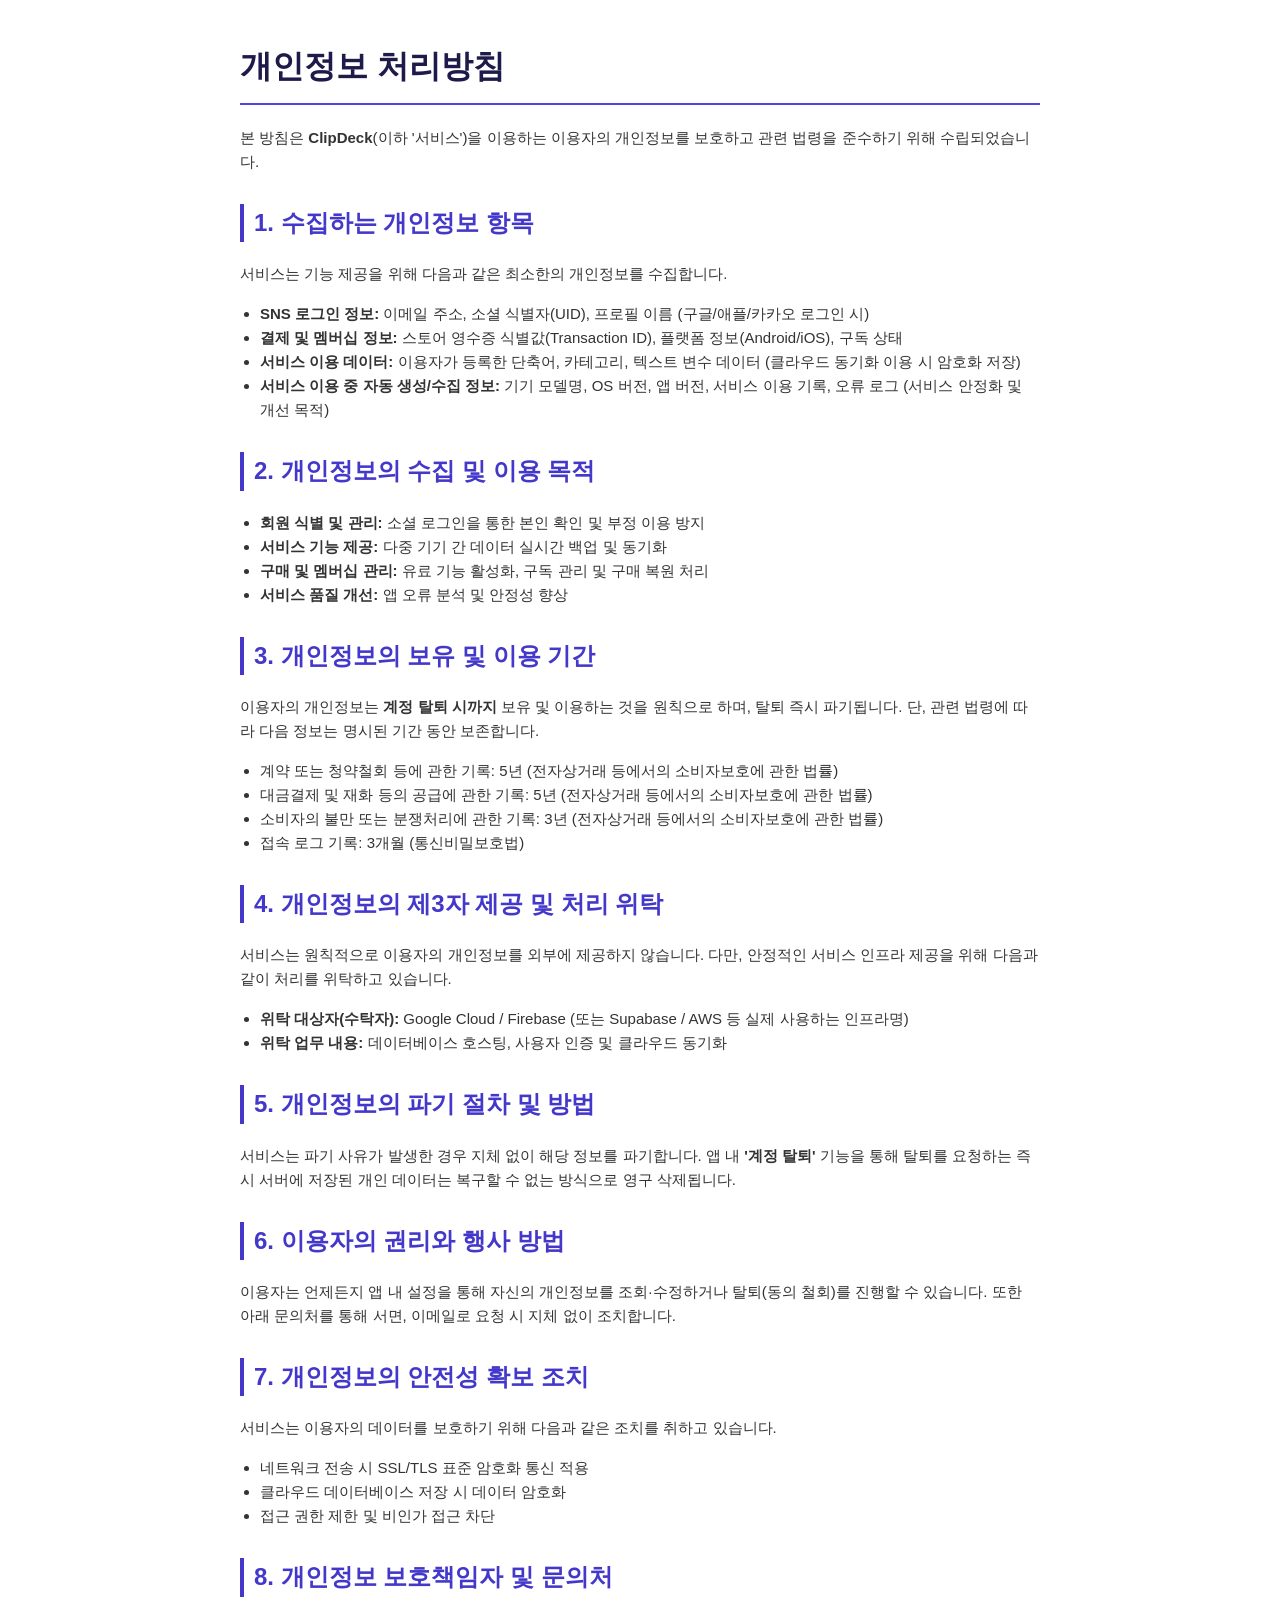
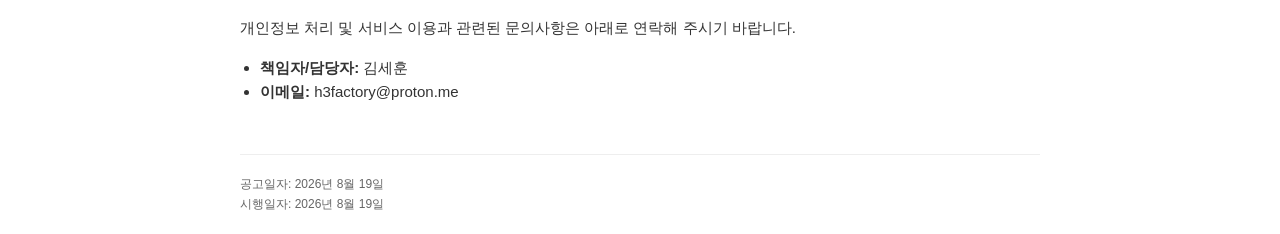
<file: clipdeck/privacy/index.html>
<!doctype html>
<html lang="ko">
  <head>
    <meta charset="UTF-8" />
    <meta name="viewport" content="width=device-width, initial-scale=1.0" />
    <title>개인정보 처리방침 - ClipDeck</title>
    <style>
      body {
        font-family:
          -apple-system, BlinkMacSystemFont, "Segoe UI", Roboto, Helvetica,
          Arial, sans-serif;
        line-height: 1.6;
        color: #333;
        max-width: 800px;
        margin: 0 auto;
        padding: 20px;
      }
      h1 {
        border-bottom: 2px solid #4f46e5;
        padding-bottom: 10px;
        color: #1e1b4b;
      }
      h2 {
        margin-top: 30px;
        color: #4338ca;
        border-left: 4px solid #4338ca;
        padding-left: 10px;
      }
      p,
      li {
        font-size: 15px;
      }
      ul {
        padding-left: 20px;
      }
      .footer {
        margin-top: 50px;
        font-size: 12px;
        color: #666;
        border-top: 1px solid #eee;
        padding-top: 20px;
      }
    </style>
  </head>
  <body>
    <h1>개인정보 처리방침</h1>
    <p>
      본 방침은 <strong>ClipDeck</strong>(이하 '서비스')을 이용하는 이용자의
      개인정보를 보호하고 관련 법령을 준수하기 위해 수립되었습니다.
    </p>

    <h2>1. 수집하는 개인정보 항목</h2>
    <p>서비스는 기능 제공을 위해 다음과 같은 최소한의 개인정보를 수집합니다.</p>
    <ul>
      <li>
        <strong>SNS 로그인 정보:</strong> 이메일 주소, 소셜 식별자(UID), 프로필
        이름 (구글/애플/카카오 로그인 시)
      </li>
      <li>
        <strong>결제 및 멤버십 정보:</strong> 스토어 영수증 식별값(Transaction
        ID), 플랫폼 정보(Android/iOS), 구독 상태
      </li>
      <li>
        <strong>서비스 이용 데이터:</strong> 이용자가 등록한 단축어, 카테고리,
        텍스트 변수 데이터 (클라우드 동기화 이용 시 암호화 저장)
      </li>
      <li>
        <strong>서비스 이용 중 자동 생성/수집 정보:</strong> 기기 모델명, OS
        버전, 앱 버전, 서비스 이용 기록, 오류 로그 (서비스 안정화 및 개선 목적)
      </li>
    </ul>

    <h2>2. 개인정보의 수집 및 이용 목적</h2>
    <ul>
      <li>
        <strong>회원 식별 및 관리:</strong> 소셜 로그인을 통한 본인 확인 및 부정
        이용 방지
      </li>
      <li>
        <strong>서비스 기능 제공:</strong> 다중 기기 간 데이터 실시간 백업 및
        동기화
      </li>
      <li>
        <strong>구매 및 멤버십 관리:</strong> 유료 기능 활성화, 구독 관리 및
        구매 복원 처리
      </li>
      <li><strong>서비스 품질 개선:</strong> 앱 오류 분석 및 안정성 향상</li>
    </ul>

    <h2>3. 개인정보의 보유 및 이용 기간</h2>
    <p>
      이용자의 개인정보는 <strong>계정 탈퇴 시까지</strong> 보유 및 이용하는
      것을 원칙으로 하며, 탈퇴 즉시 파기됩니다. 단, 관련 법령에 따라 다음 정보는
      명시된 기간 동안 보존합니다.
    </p>
    <ul>
      <li>
        계약 또는 청약철회 등에 관한 기록: 5년 (전자상거래 등에서의 소비자보호에
        관한 법률)
      </li>
      <li>
        대금결제 및 재화 등의 공급에 관한 기록: 5년 (전자상거래 등에서의
        소비자보호에 관한 법률)
      </li>
      <li>
        소비자의 불만 또는 분쟁처리에 관한 기록: 3년 (전자상거래 등에서의
        소비자보호에 관한 법률)
      </li>
      <li>접속 로그 기록: 3개월 (통신비밀보호법)</li>
    </ul>

    <h2>4. 개인정보의 제3자 제공 및 처리 위탁</h2>
    <p>
      서비스는 원칙적으로 이용자의 개인정보를 외부에 제공하지 않습니다. 다만,
      안정적인 서비스 인프라 제공을 위해 다음과 같이 처리를 위탁하고 있습니다.
    </p>
    <ul>
      <li>
        <strong>위탁 대상자(수탁자):</strong> Google Cloud / Firebase (또는
        Supabase / AWS 등 실제 사용하는 인프라명)
      </li>
      <li>
        <strong>위탁 업무 내용:</strong> 데이터베이스 호스팅, 사용자 인증 및
        클라우드 동기화
      </li>
    </ul>

    <h2>5. 개인정보의 파기 절차 및 방법</h2>
    <p>
      서비스는 파기 사유가 발생한 경우 지체 없이 해당 정보를 파기합니다. 앱 내
      <strong>'계정 탈퇴'</strong> 기능을 통해 탈퇴를 요청하는 즉시 서버에
      저장된 개인 데이터는 복구할 수 없는 방식으로 영구 삭제됩니다.
    </p>

    <h2>6. 이용자의 권리와 행사 방법</h2>
    <p>
      이용자는 언제든지 앱 내 설정을 통해 자신의 개인정보를 조회·수정하거나
      탈퇴(동의 철회)를 진행할 수 있습니다. 또한 아래 문의처를 통해 서면,
      이메일로 요청 시 지체 없이 조치합니다.
    </p>

    <h2>7. 개인정보의 안전성 확보 조치</h2>
    <p>
      서비스는 이용자의 데이터를 보호하기 위해 다음과 같은 조치를 취하고
      있습니다.
    </p>
    <ul>
      <li>네트워크 전송 시 SSL/TLS 표준 암호화 통신 적용</li>
      <li>클라우드 데이터베이스 저장 시 데이터 암호화</li>
      <li>접근 권한 제한 및 비인가 접근 차단</li>
    </ul>

    <h2>8. 개인정보 보호책임자 및 문의처</h2>
    <p>
      개인정보 처리 및 서비스 이용과 관련된 문의사항은 아래로 연락해 주시기
      바랍니다.
    </p>
    <ul>
      <li><strong>책임자/담당자:</strong> 김세훈</li>
      <li><strong>이메일:</strong> h3factory@proton.me</li>
    </ul>

    <div class="footer">
      공고일자: 2026년 8월 19일<br />
      시행일자: 2026년 8월 19일
    </div>
  </body>
</html>
</file>
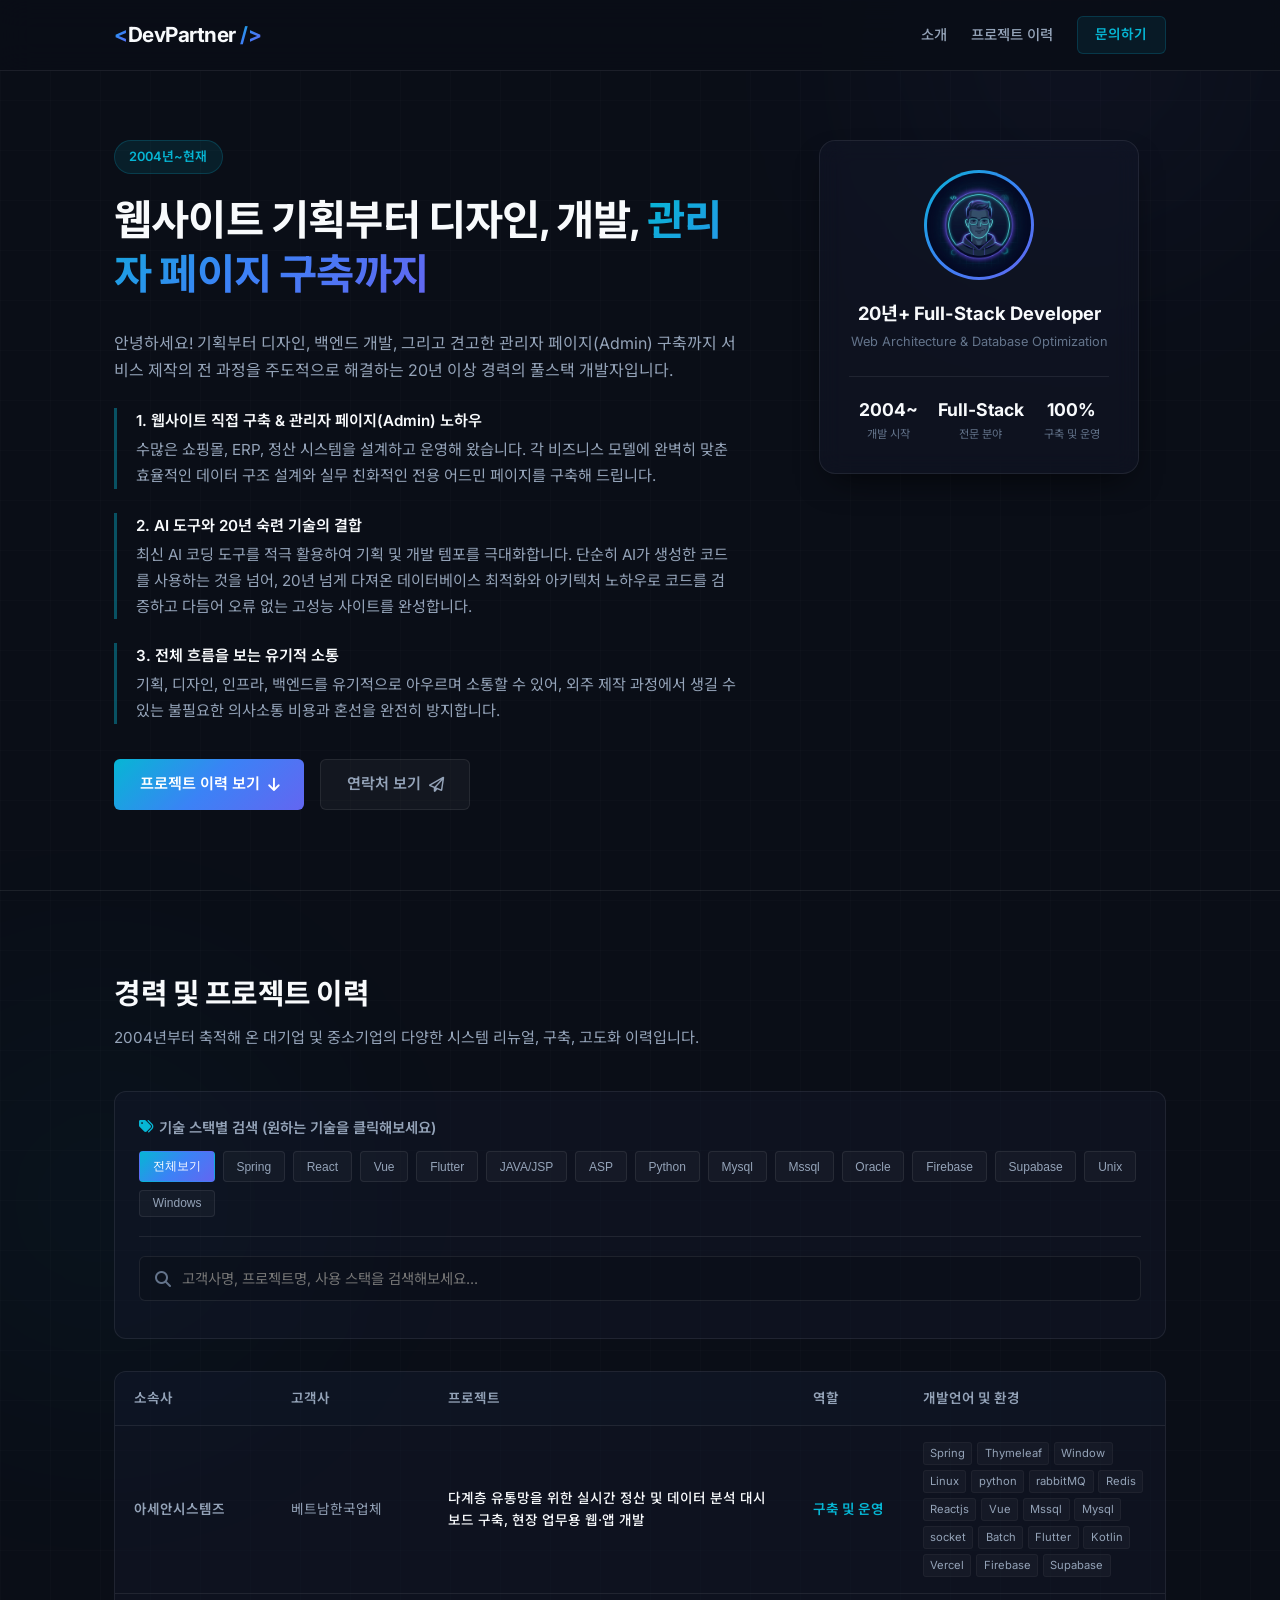
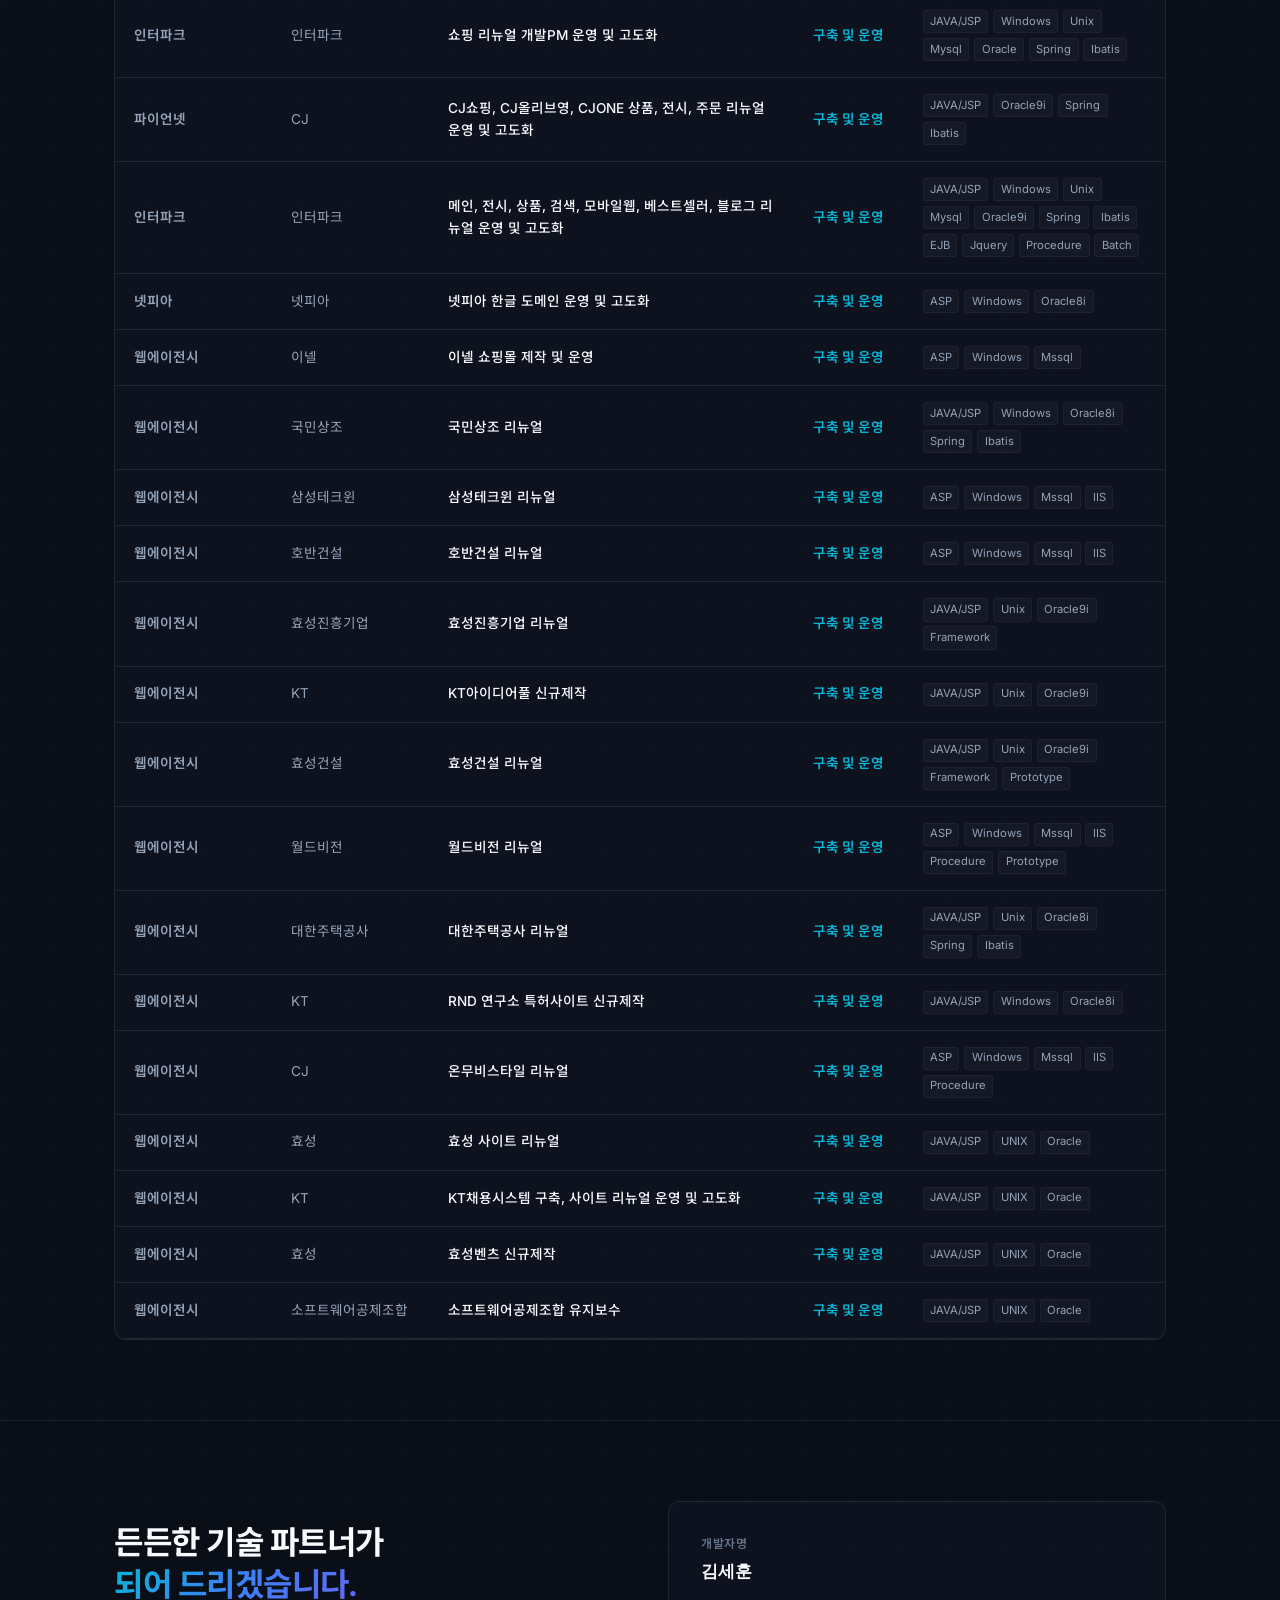
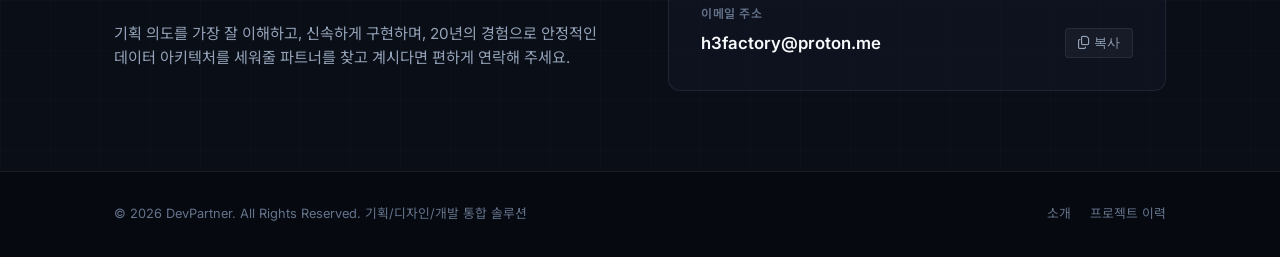
<file: profile.html>
<!DOCTYPE html>
<html lang="ko">

<head>
    <meta charset="UTF-8">
    <meta name="viewport" content="width=device-width, initial-scale=1.0">
    <meta name="description"
        content="2004년부터 시작된 20년+ 경력의 풀스택 개발자 포트폴리오. 기획, 디자인, 백엔드 개발, 관리자 페이지 구축까지 웹서비스의 전 과정을 신뢰할 수 있게 해결합니다.">
    <meta name="keywords" content="풀스택 개발자, 웹개발, 관리자페이지 구축, 쇼핑몰 제작, ERP 개발, 데이터베이스 최적화, 20년 경력 개발자">
    <title>20년+ 경력 풀스택 개발자 | 신뢰받는 기술 파트너</title>
    <!-- Google Fonts -->
    <link rel="preconnect" href="https://fonts.googleapis.com">
    <link rel="preconnect" href="https://fonts.gstatic.com" crossorigin>
    <link
        href="https://fonts.googleapis.com/css2?family=Inter:wght@300;400;500;600;700&family=Noto+Sans+KR:wght@300;400;500;700&display=swap"
        rel="stylesheet">
    <!-- Font Awesome for Icons -->
    <link rel="stylesheet" href="https://cdnjs.cloudflare.com/ajax/libs/font-awesome/6.4.0/css/all.min.css">
    <!-- Custom Style -->
    <link rel="stylesheet" href="profile.css?1">
</head>

<body>
    <!-- Background Decoration Grid -->
    <div class="grid-bg"></div>
    <div class="glow-effect glow-1"></div>
    <div class="glow-effect glow-2"></div>

    <header class="header">
        <div class="container header-container">
            <a href="#" class="logo">
                <span class="logo-accent">&lt;</span>DevPartner<span class="logo-accent"> /&gt;</span>
            </a>
            <nav class="nav">
                <a href="#about" class="nav-link">소개</a>
                <a href="#projects" class="nav-link">프로젝트 이력</a>
                <a href="#contact" class="nav-btn">문의하기</a>
            </nav>
        </div>
    </header>

    <main>
        <!-- Intro Section -->
        <section id="about" class="intro-section">
            <div class="container intro-container">
                <div class="intro-content">
                    <div class="badge">2004년~현재</div>
                    <h1 class="intro-title">
                        웹사이트 기획부터 디자인, 개발,
                        <span class="text-gradient">관리자 페이지 구축까지</span>
                    </h1>
                    <div class="intro-body-text">
                        <p>
                            안녕하세요! 기획부터 디자인, 백엔드 개발, 그리고 견고한 관리자 페이지(Admin) 구축까지 서비스 제작의 전 과정을 주도적으로 해결하는 20년 이상 경력의 풀스택
                            개발자입니다.
                        </p>
                        <p class="highlight-text">
                            <strong>1. 웹사이트 직접 구축 & 관리자 페이지(Admin) 노하우</strong><br>
                            수많은 쇼핑몰, ERP, 정산 시스템을 설계하고 운영해 왔습니다. 각 비즈니스 모델에 완벽히 맞춘 효율적인 데이터 구조 설계와 실무 친화적인 전용 어드민 페이지를
                            구축해 드립니다.
                        </p>
                        <p class="highlight-text">
                            <strong>2. AI 도구와 20년 숙련 기술의 결합</strong><br>
                            최신 AI 코딩 도구를 적극 활용하여 기획 및 개발 템포를 극대화합니다. 단순히 AI가 생성한 코드를 사용하는 것을 넘어, 20년 넘게 다져온 데이터베이스 최적화와
                            아키텍처 노하우로 코드를 검증하고 다듬어 오류 없는 고성능 사이트를 완성합니다.
                        </p>
                        <p class="highlight-text">
                            <strong>3. 전체 흐름을 보는 유기적 소통</strong><br>
                            기획, 디자인, 인프라, 백엔드를 유기적으로 아우르며 소통할 수 있어, 외주 제작 과정에서 생길 수 있는 불필요한 의사소통 비용과 혼선을 완전히 방지합니다.
                        </p>
                    </div>
                    <div class="intro-actions">
                        <a href="#projects" class="btn btn-primary">프로젝트 이력 보기 <i
                                class="fa-solid fa-arrow-down"></i></a>
                        <a href="#contact" class="btn btn-secondary">연락처 보기 <i
                                class="fa-regular fa-paper-plane"></i></a>
                    </div>
                </div>
                <div class="intro-visual">
                    <div class="profile-card">
                        <div class="profile-avatar-wrapper">
                            <img src="assets/developer_profile.png" alt="Developer Avatar" class="profile-avatar">
                        </div>
                        <div class="profile-info">
                            <div class="profile-name">20년+ Full-Stack Developer</div>
                            <div class="profile-subtitle">Web Architecture & Database Optimization</div>
                            <div class="profile-stats">
                                <div class="stat-item">
                                    <span class="stat-num">2004~</span>
                                    <span class="stat-label">개발 시작</span>
                                </div>
                                <div class="stat-item">
                                    <span class="stat-num">Full-Stack</span>
                                    <span class="stat-label">전문 분야</span>
                                </div>
                                <div class="stat-item">
                                    <span class="stat-num">100%</span>
                                    <span class="stat-label">구축 및 운영</span>
                                </div>
                            </div>
                        </div>
                    </div>
                </div>
            </div>
        </section>

        <!-- Projects & Tech Filter Section -->
        <section id="projects" class="projects-section">
            <div class="container">
                <div class="section-header-left">
                    <h2 class="section-title">경력 및 프로젝트 이력</h2>
                    <p class="section-subtitle">2004년부터 축적해 온 대기업 및 중소기업의 다양한 시스템 리뉴얼, 구축, 고도화 이력입니다.</p>
                </div>

                <!-- Skill Tags & Interactive Filter -->
                <div class="filter-wrapper">
                    <div class="filter-title"><i class="fa-solid fa-tags"></i> 기술 스택별 검색 (원하는 기술을 클릭해보세요)</div>
                    <div class="tech-tags-container" id="tech-tags-container">
                        <!-- Will be dynamically populated with tags -->
                    </div>
                    <div class="search-filter-box">
                        <div class="search-input-wrapper">
                            <i class="fa-solid fa-magnifying-glass search-icon"></i>
                            <input type="text" id="project-search" placeholder="고객사명, 프로젝트명, 사용 스택을 검색해보세요...">
                            <button id="clear-search" class="clear-search-btn" style="display: none;"><i
                                    class="fa-solid fa-xmark"></i></button>
                        </div>
                        <div class="active-filters" id="active-filters">
                            <!-- Active filter badges -->
                        </div>
                    </div>
                </div>

                <!-- Responsive Project Table/Card view -->
                <div class="project-table-container">
                    <table class="project-table" id="project-table">
                        <thead>
                            <tr>
                                <th style="width: 15%">소속사</th>
                                <th style="width: 15%">고객사</th>
                                <th style="width: 35%">프로젝트</th>
                                <th style="width: 10%">역할</th>
                                <th style="width: 25%">개발언어 및 환경</th>
                            </tr>
                        </thead>
                        <tbody id="project-tbody">
                            <!-- Dynamic rows loaded by JS -->
                        </tbody>
                    </table>

                    <!-- Mobile view cards placeholder -->
                    <div class="project-cards-container" id="project-cards-container">
                        <!-- Dynamic cards loaded by JS -->
                    </div>

                    <!-- No results message -->
                    <div class="no-results" id="no-results" style="display: none;">
                        <i class="fa-solid fa-triangle-exclamation"></i>
                        <p>검색 조건에 맞는 프로젝트 이력이 없습니다. 다른 검색어를 입력해 보세요.</p>
                        <button class="btn btn-secondary btn-sm" id="reset-filters">필터 초기화</button>
                    </div>
                </div>
            </div>
        </section>

        <!-- CTA & Contact Section -->
        <section id="contact" class="contact-section">
            <div class="container contact-container">
                <div class="contact-info">
                    <h2 class="contact-title">든든한 기술 파트너가<br><span class="text-gradient">되어 드리겠습니다.</span></h2>
                    <p class="contact-desc">
                        기획 의도를 가장 잘 이해하고, 신속하게 구현하며, 20년의 경험으로 안정적인 데이터 아키텍처를 세워줄 파트너를 찾고 계시다면 편하게 연락해 주세요.
                    </p>
                </div>
                <div class="contact-card-simple">
                    <div class="contact-details-simple">
                        <div class="contact-item-simple">
                            <span class="contact-label-simple">개발자명</span>
                            <div class="contact-value-row">
                                <span class="contact-value-simple">김세훈</span>
                            </div>
                        </div>
                        <div class="contact-item-simple">
                            <span class="contact-label-simple">이메일 주소</span>
                            <div class="contact-value-row">
                                <span class="contact-value-simple" id="email-text">h3factory@proton.me</span>
                                <button class="copy-btn-simple" data-clipboard="email-text" title="이메일 복사"><i
                                        class="fa-regular fa-copy"></i> 복사</button>
                            </div>
                        </div>
                    </div>
                </div>
            </div>
        </section>
    </main>

    <footer class="footer">
        <div class="container footer-container">
            <p class="copyright">&copy; 2026 DevPartner. All Rights Reserved. 기획/디자인/개발 통합 솔루션</p>
            <div class="footer-links">
                <a href="#about">소개</a>
                <a href="#projects">프로젝트 이력</a>
            </div>
        </div>
    </footer>

    <!-- Toast Notification for Copy -->
    <div id="toast" class="toast">복사되었습니다!</div>

    <!-- Script File -->
    <script src="script.js"></script>
</body>

</html>
</file>
<file: profile.css>
/* Design System & Reset */
:root {
    --bg-main: #0a0e17;
    --bg-card: rgba(20, 27, 45, 0.4);
    --bg-header: rgba(10, 14, 23, 0.85);
    --border-color: rgba(255, 255, 255, 0.08);
    --border-hover: rgba(56, 189, 248, 0.3);
    
    --text-primary: #f8fafc;
    --text-secondary: #94a3b8;
    --text-muted: #64748b;
    
    --accent-blue: #3b82f6;
    --accent-teal: #0d9488;
    --accent-cyan: #06b6d4;
    --accent-indigo: #6366f1;
    --gradient-primary: linear-gradient(135deg, #06b6d4 0%, #3b82f6 50%, #6366f1 100%);
    
    --font-sans: 'Inter', 'Noto Sans KR', sans-serif;
    --transition-smooth: all 0.25s cubic-bezier(0.4, 0, 0.2, 1);
    --shadow-premium: 0 15px 35px -15px rgba(0, 0, 0, 0.8);
    --shadow-glow: 0 0 15px rgba(6, 182, 212, 0.15);
}

* {
    margin: 0;
    padding: 0;
    box-sizing: border-box;
}

html {
    scroll-behavior: smooth;
    font-size: 16px;
    overflow-x: hidden;
}

body {
    background-color: var(--bg-main);
    color: var(--text-primary);
    font-family: var(--font-sans);
    line-height: 1.6;
    overflow-x: hidden;
    position: relative;
}

/* Background Aesthetics */
.grid-bg {
    position: absolute;
    top: 0;
    left: 0;
    width: 100%;
    height: 100%;
    background-size: 50px 50px;
    background-image: 
        linear-gradient(to right, rgba(255, 255, 255, 0.012) 1px, transparent 1px),
        linear-gradient(to bottom, rgba(255, 255, 255, 0.012) 1px, transparent 1px);
    pointer-events: none;
    z-index: -2;
}

.glow-effect {
    position: absolute;
    width: 600px;
    height: 600px;
    border-radius: 50%;
    filter: blur(120px);
    pointer-events: none;
    z-index: -1;
    opacity: 0.5;
}

.glow-1 {
    top: -250px;
    right: -100px;
    background: radial-gradient(circle, rgba(99, 102, 241, 0.15) 0%, transparent 70%);
}

.glow-2 {
    top: 900px;
    left: -200px;
    background: radial-gradient(circle, rgba(6, 182, 212, 0.1) 0%, transparent 70%);
}

/* Container */
.container {
    width: 100%;
    max-width: 1100px;
    margin: 0 auto;
    padding: 0 1.5rem;
}

/* Typography & Accent */
.text-gradient {
    background: var(--gradient-primary);
    -webkit-background-clip: text;
    -webkit-text-fill-color: transparent;
    font-weight: 700;
}

/* Buttons */
.btn {
    display: inline-flex;
    align-items: center;
    justify-content: center;
    gap: 0.5rem;
    padding: 0.75rem 1.6rem;
    font-size: 0.95rem;
    font-weight: 600;
    border-radius: 6px;
    cursor: pointer;
    transition: var(--transition-smooth);
    text-decoration: none;
}

.btn-primary {
    background: var(--gradient-primary);
    color: #fff;
    border: none;
}

.btn-primary:hover {
    transform: translateY(-2px);
    box-shadow: var(--shadow-glow);
}

.btn-secondary {
    background: rgba(255, 255, 255, 0.04);
    color: var(--text-secondary);
    border: 1px solid var(--border-color);
}

.btn-secondary:hover {
    background: rgba(255, 255, 255, 0.08);
    border-color: var(--text-muted);
    color: var(--text-primary);
    transform: translateY(-2px);
}

.btn-sm {
    padding: 0.4rem 0.8rem;
    font-size: 0.8rem;
}

/* Header */
.header {
    position: fixed;
    top: 0;
    left: 0;
    width: 100%;
    max-width: 100vw;
    box-sizing: border-box;
    z-index: 100;
    background: var(--bg-header);
    backdrop-filter: blur(16px);
    -webkit-backdrop-filter: blur(16px);
    border-bottom: 1px solid var(--border-color);
}

.header-container {
    height: 70px;
    display: flex;
    align-items: center;
    justify-content: space-between;
}

.logo {
    font-size: 1.3rem;
    font-weight: 700;
    color: var(--text-primary);
    text-decoration: none;
    letter-spacing: -0.5px;
}

.logo-accent {
    background: var(--gradient-primary);
    -webkit-background-clip: text;
    -webkit-text-fill-color: transparent;
}

.nav {
    display: flex;
    align-items: center;
    gap: 1.5rem;
}

.nav-link {
    color: var(--text-secondary);
    text-decoration: none;
    font-size: 0.9rem;
    font-weight: 500;
    transition: var(--transition-smooth);
}

.nav-link:hover {
    color: var(--text-primary);
}

.nav-btn {
    background: rgba(6, 182, 212, 0.08);
    color: var(--accent-cyan);
    border: 1px solid rgba(6, 182, 212, 0.2);
    padding: 0.45rem 1.1rem;
    border-radius: 6px;
    font-weight: 600;
    text-decoration: none;
    font-size: 0.85rem;
    transition: var(--transition-smooth);
}

.nav-btn:hover {
    background: var(--gradient-primary);
    color: #fff;
    border-color: transparent;
}

/* Intro Section */
.intro-section {
    padding-top: 140px;
    padding-bottom: 80px;
}

.intro-container {
    display: grid;
    grid-template-columns: 1.25fr 0.75fr;
    gap: 3.5rem;
    align-items: flex-start;
}

.badge {
    display: inline-flex;
    background: rgba(6, 182, 212, 0.1);
    color: var(--accent-cyan);
    padding: 0.35rem 0.9rem;
    border-radius: 50px;
    font-size: 0.8rem;
    font-weight: 600;
    margin-bottom: 1.2rem;
    border: 1px solid rgba(6, 182, 212, 0.2);
}

.intro-title {
    font-size: 2.6rem;
    font-weight: 700;
    line-height: 1.3;
    margin-bottom: 1.8rem;
    letter-spacing: -0.8px;
}

.intro-body-text {
    font-size: 1rem;
    color: var(--text-secondary);
    display: flex;
    flex-direction: column;
    gap: 1.5rem;
    margin-bottom: 2.2rem;
}

.intro-body-text p {
    line-height: 1.7;
}

.highlight-text {
    border-left: 3px solid rgba(6, 182, 212, 0.4);
    padding-left: 1.2rem;
    font-size: 0.95rem;
}

.highlight-text strong {
    color: var(--text-primary);
    font-weight: 600;
    display: inline-block;
    margin-bottom: 0.2rem;
}

.intro-actions {
    display: flex;
    gap: 1rem;
}

.intro-visual {
    display: flex;
    justify-content: center;
    position: sticky;
    top: 110px;
}

/* Profile Card */
.profile-card {
    background: var(--bg-card);
    backdrop-filter: blur(12px);
    -webkit-backdrop-filter: blur(12px);
    border: 1px solid var(--border-color);
    border-radius: 16px;
    padding: 1.8rem;
    width: 100%;
    max-width: 320px;
    box-shadow: var(--shadow-premium);
    text-align: center;
    transition: var(--transition-smooth);
}

.profile-card:hover {
    border-color: var(--border-hover);
    transform: translateY(-2px);
}

.profile-avatar-wrapper {
    width: 110px;
    height: 110px;
    border-radius: 50%;
    margin: 0 auto 1.2rem auto;
    padding: 3px;
    background: var(--gradient-primary);
}

.profile-avatar {
    width: 100%;
    height: 100%;
    border-radius: 50%;
    object-fit: cover;
    background: var(--bg-main);
}

.profile-name {
    font-size: 1.15rem;
    font-weight: 700;
    margin-bottom: 0.2rem;
}

.profile-subtitle {
    font-size: 0.8rem;
    color: var(--text-muted);
    margin-bottom: 1.5rem;
}

.profile-stats {
    display: flex;
    justify-content: space-around;
    border-top: 1px solid var(--border-color);
    padding-top: 1.2rem;
}

.stat-item {
    display: flex;
    flex-direction: column;
    align-items: center;
}

.stat-num {
    font-size: 1.1rem;
    font-weight: 700;
    color: var(--text-primary);
    white-space: nowrap;
}

.stat-label {
    font-size: 0.7rem;
    color: var(--text-muted);
    margin-top: 0.1rem;
}

/* Projects Section */
.projects-section {
    padding: 80px 0;
    border-top: 1px solid var(--border-color);
}

.section-header-left {
    margin-bottom: 2.5rem;
}

.section-title {
    font-size: 1.8rem;
    font-weight: 700;
    margin-bottom: 0.6rem;
    letter-spacing: -0.5px;
}

.section-subtitle {
    font-size: 0.95rem;
    color: var(--text-secondary);
}

/* Filters & Search */
.filter-wrapper {
    background: var(--bg-card);
    border: 1px solid var(--border-color);
    border-radius: 12px;
    padding: 1.5rem;
    margin-bottom: 2rem;
}

.filter-title {
    font-size: 0.9rem;
    font-weight: 600;
    margin-bottom: 0.8rem;
    color: var(--text-secondary);
    display: flex;
    align-items: center;
    gap: 0.4rem;
}

.filter-title i {
    color: var(--accent-cyan);
}

.tech-tags-container {
    display: flex;
    flex-wrap: wrap;
    gap: 0.5rem;
    margin-bottom: 1.2rem;
}

.tech-tag {
    background: rgba(255, 255, 255, 0.03);
    border: 1px solid var(--border-color);
    color: var(--text-secondary);
    padding: 0.35rem 0.8rem;
    border-radius: 4px;
    font-size: 0.75rem;
    font-weight: 500;
    cursor: pointer;
    transition: var(--transition-smooth);
}

.tech-tag:hover {
    background: rgba(255, 255, 255, 0.07);
    color: var(--text-primary);
}

.tech-tag.active {
    background: var(--gradient-primary);
    color: #fff;
    border-color: transparent;
}

.search-filter-box {
    display: flex;
    flex-direction: column;
    gap: 0.8rem;
    border-top: 1px solid var(--border-color);
    padding-top: 1.2rem;
}

.search-input-wrapper {
    position: relative;
    width: 100%;
}

.search-icon {
    position: absolute;
    left: 1rem;
    top: 50%;
    transform: translateY(-50%);
    color: var(--text-muted);
}

#project-search {
    width: 100%;
    background: rgba(0, 0, 0, 0.15);
    border: 1px solid var(--border-color);
    padding: 0.8rem 1rem 0.8rem 2.6rem;
    border-radius: 6px;
    color: var(--text-primary);
    font-family: var(--font-sans);
    font-size: 0.9rem;
    transition: var(--transition-smooth);
}

#project-search:focus {
    outline: none;
    border-color: var(--accent-cyan);
}

.clear-search-btn {
    position: absolute;
    right: 1rem;
    top: 50%;
    transform: translateY(-50%);
    background: none;
    border: none;
    color: var(--text-muted);
    cursor: pointer;
}

.active-filters {
    display: flex;
    flex-wrap: wrap;
    gap: 0.4rem;
}

.filter-badge {
    background: rgba(6, 182, 212, 0.08);
    color: var(--accent-cyan);
    border: 1px solid rgba(6, 182, 212, 0.2);
    padding: 0.25rem 0.6rem;
    border-radius: 4px;
    font-size: 0.75rem;
    display: flex;
    align-items: center;
    gap: 0.3rem;
}

.filter-badge i {
    cursor: pointer;
}

/* Project Table Layout */
.project-table-container {
    background: var(--bg-card);
    border: 1px solid var(--border-color);
    border-radius: 12px;
    overflow: hidden;
}

.project-table {
    width: 100%;
    border-collapse: collapse;
    text-align: left;
}

.project-table th {
    background: rgba(15, 23, 42, 0.3);
    padding: 1rem 1.2rem;
    font-weight: 600;
    font-size: 0.85rem;
    color: var(--text-secondary);
    border-bottom: 1px solid var(--border-color);
}

.project-table td {
    padding: 1rem 1.2rem;
    font-size: 0.85rem;
    border-bottom: 1px solid var(--border-color);
    color: var(--text-secondary);
    vertical-align: middle;
}

.project-table tbody tr {
    transition: var(--transition-smooth);
}

.project-table tbody tr:hover {
    background: rgba(255, 255, 255, 0.015);
}

.project-table tbody tr:hover td {
    color: var(--text-primary);
}

.project-table td strong {
    color: var(--text-primary);
    font-weight: 500;
}

.cell-company {
    font-weight: 600;
}

.cell-role {
    font-weight: 600;
    color: var(--accent-cyan) !important;
    white-space: nowrap;
}

.tech-badges-wrapper {
    display: flex;
    flex-wrap: wrap;
    gap: 0.3rem;
}

.badge-tech {
    background: rgba(255, 255, 255, 0.03);
    border: 1px solid rgba(255, 255, 255, 0.04);
    color: var(--text-secondary);
    padding: 0.1rem 0.4rem;
    border-radius: 3px;
    font-size: 0.7rem;
    font-family: 'Inter', sans-serif;
}

tr:hover .badge-tech {
    background: rgba(255, 255, 255, 0.06);
    color: var(--text-primary);
}

/* Mobile Cards View */
.project-cards-container {
    display: none;
    flex-direction: column;
    gap: 0.8rem;
    padding: 1.2rem;
}

.project-card-item {
    background: rgba(0, 0, 0, 0.15);
    border: 1px solid var(--border-color);
    border-radius: 8px;
    padding: 1.2rem;
    transition: var(--transition-smooth);
}

.project-card-item:hover {
    border-color: var(--border-hover);
}

.p-card-header {
    display: flex;
    justify-content: space-between;
    align-items: flex-start;
    margin-bottom: 0.6rem;
    border-bottom: 1px solid rgba(255, 255, 255, 0.04);
    padding-bottom: 0.6rem;
}

.p-card-meta {
    display: flex;
    flex-direction: column;
}

.p-card-company {
    font-size: 0.75rem;
    color: var(--accent-cyan);
    font-weight: 600;
}

.p-card-client {
    font-size: 0.95rem;
    font-weight: 700;
    color: var(--text-primary);
}

.p-card-role {
    background: rgba(13, 148, 136, 0.15);
    color: var(--accent-teal);
    font-size: 0.7rem;
    font-weight: 600;
    padding: 0.15rem 0.4rem;
    border-radius: 3px;
}

.p-card-title {
    font-size: 0.9rem;
    color: var(--text-primary);
    margin-bottom: 0.8rem;
    line-height: 1.45;
}

.p-card-techs {
    display: flex;
    flex-wrap: wrap;
    gap: 0.3rem;
}

/* No Results State */
.no-results {
    text-align: center;
    padding: 3rem 1.5rem;
    color: var(--text-secondary);
}

.no-results i {
    font-size: 2.5rem;
    color: var(--text-muted);
    margin-bottom: 0.8rem;
}

.no-results p {
    margin-bottom: 1.2rem;
}

/* Contact Section Simple */
.contact-section {
    padding: 80px 0;
    border-top: 1px solid var(--border-color);
}

.contact-container {
    display: grid;
    grid-template-columns: 1fr 1fr;
    gap: 3.5rem;
    align-items: center;
}

.contact-title {
    font-size: 2rem;
    font-weight: 700;
    line-height: 1.3;
    margin-bottom: 1rem;
    letter-spacing: -0.5px;
}

.contact-desc {
    font-size: 0.95rem;
    color: var(--text-secondary);
}

.contact-card-simple {
    background: var(--bg-card);
    border: 1px solid var(--border-color);
    border-radius: 12px;
    padding: 2rem;
}

.contact-details-simple {
    display: flex;
    flex-direction: column;
    gap: 1.2rem;
}

.contact-item-simple {
    display: flex;
    flex-direction: column;
    gap: 0.3rem;
}

.contact-label-simple {
    font-size: 0.75rem;
    color: var(--text-muted);
    text-transform: uppercase;
    letter-spacing: 0.5px;
    font-weight: 600;
}

.contact-value-row {
    display: flex;
    align-items: center;
    justify-content: space-between;
    gap: 1rem;
}

.contact-value-simple {
    font-size: 1.05rem;
    font-weight: 600;
    color: var(--text-primary);
    font-family: 'Inter', sans-serif;
}

.copy-btn-simple {
    background: rgba(255, 255, 255, 0.04);
    border: 1px solid var(--border-color);
    color: var(--text-secondary);
    cursor: pointer;
    padding: 0.35rem 0.75rem;
    border-radius: 4px;
    font-size: 0.8rem;
    font-weight: 500;
    display: flex;
    align-items: center;
    gap: 0.3rem;
    transition: var(--transition-smooth);
}

.copy-btn-simple:hover {
    background: rgba(255, 255, 255, 0.1);
    color: var(--text-primary);
    border-color: var(--text-muted);
}

/* Toast */
.toast {
    position: fixed;
    bottom: 2rem;
    right: 2rem;
    background: #0d9488;
    color: white;
    padding: 0.75rem 1.4rem;
    border-radius: 6px;
    font-weight: 600;
    box-shadow: 0 10px 25px rgba(13, 148, 136, 0.3);
    z-index: 1000;
    opacity: 0;
    transform: translateY(20px);
    pointer-events: none;
    transition: var(--transition-smooth);
}

.toast.show {
    opacity: 1;
    transform: translateY(0);
}

/* Footer */
.footer {
    border-top: 1px solid var(--border-color);
    padding: 2rem 0;
    background: #060910;
}

.footer-container {
    display: flex;
    justify-content: space-between;
    align-items: center;
}

.copyright {
    font-size: 0.8rem;
    color: var(--text-muted);
}

.footer-links {
    display: flex;
    gap: 1.2rem;
}

.footer-links a {
    font-size: 0.8rem;
    color: var(--text-muted);
    text-decoration: none;
    transition: var(--transition-smooth);
}

.footer-links a:hover {
    color: var(--text-primary);
}

/* Responsive */
@media (max-width: 992px) {
    .intro-container {
        grid-template-columns: 1fr;
        gap: 3rem;
    }
    
    .intro-visual {
        position: relative;
        top: 0;
        margin-bottom: 1rem;
    }
    
    .profile-card {
        max-width: 100%;
        display: flex;
        align-items: center;
        text-align: left;
        gap: 2rem;
    }
    
    .profile-avatar-wrapper {
        margin: 0;
    }
    
    .profile-subtitle {
        margin-bottom: 0.5rem;
    }
    
    .profile-stats {
        border-top: none;
        padding-top: 0;
        gap: 2rem;
        justify-content: flex-start;
    }
    
    .contact-container {
        grid-template-columns: 1fr;
        gap: 2.5rem;
    }
}

@media (max-width: 768px) {
    html {
        font-size: 15px;
    }
    
    /* Header & Navigation Mobile adjustments */
    .header-container {
        padding: 0 1rem;
    }
    
    .logo {
        font-size: 1.15rem;
    }
    
    .nav {
        gap: 0.8rem;
    }
    
    .nav-link {
        font-size: 0.8rem;
    }
    
    .nav-btn {
        font-size: 0.8rem;
        padding: 0.35rem 0.8rem;
    }
    
    /* Intro actions buttons layout on mobile */
    .intro-actions {
        flex-direction: column;
        gap: 0.8rem;
        width: 100%;
    }
    
    .intro-actions .btn {
        width: 100%;
        justify-content: center;
        padding: 0.85rem 1.5rem;
    }
    
    .intro-title {
        font-size: 2rem;
    }
    
    .profile-card {
        flex-direction: column;
        text-align: center;
        gap: 1rem;
    }
    
    .profile-avatar-wrapper {
        margin: 0 auto;
    }
    
    .profile-stats {
        border-top: 1px solid var(--border-color);
        padding-top: 1rem;
        justify-content: space-around;
        width: 100%;
    }
    
    /* Table Responsive Flip */
    .project-table {
        display: none;
    }
    
    .project-cards-container {
        display: flex;
    }
    
    .footer-container {
        flex-direction: column;
        gap: 1rem;
        text-align: center;
    }
}

/* Extra small devices adjustments */
@media (max-width: 600px) {
    .nav-link {
        display: none;
    }
    .nav {
        gap: 0;
    }
    .contact-card-simple {
        padding: 1.5rem;
    }
    .contact-value-row {
        flex-direction: column;
        align-items: flex-start;
        gap: 0.6rem;
    }
    .copy-btn-simple {
        width: 100%;
        justify-content: center;
    }
}

@media (max-width: 400px) {
    .logo {
        font-size: 1.05rem;
    }
    
    .nav-btn {
        font-size: 0.75rem;
        padding: 0.3rem 0.6rem;
    }
}
</file>
